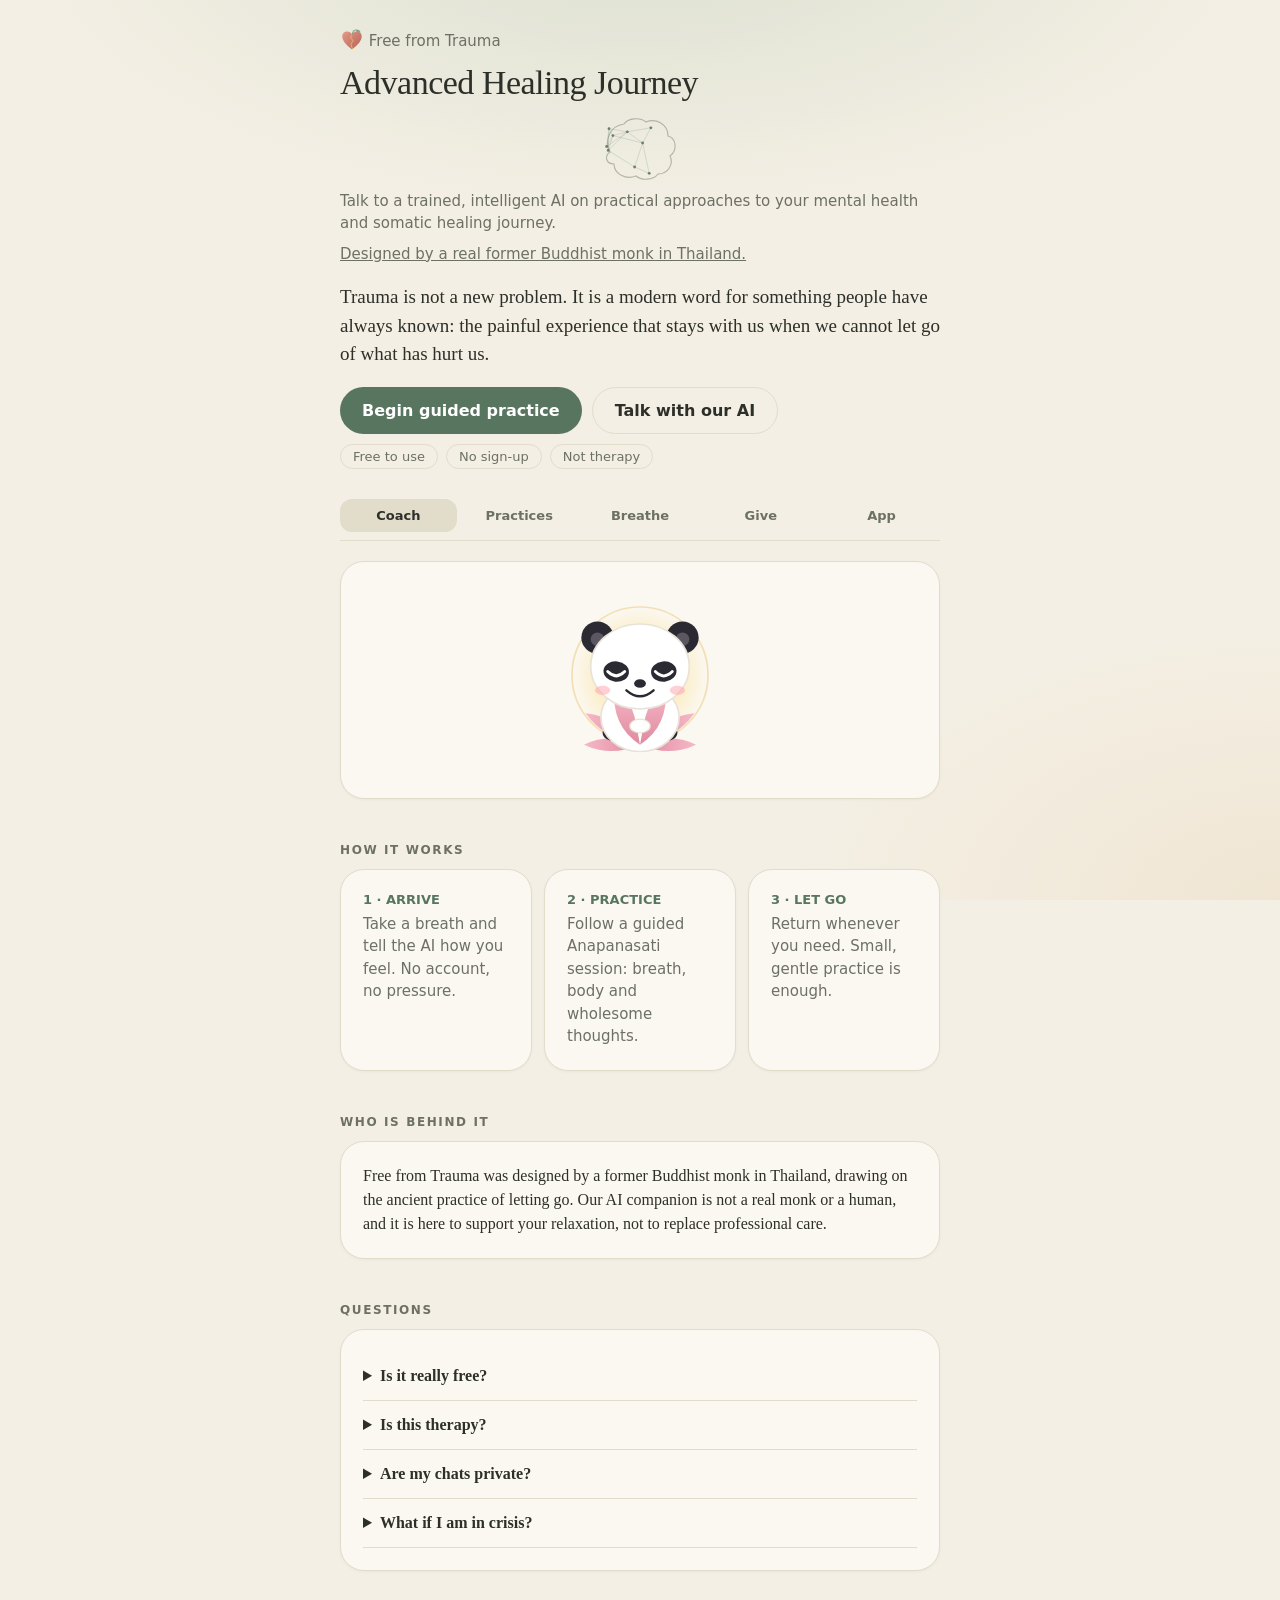
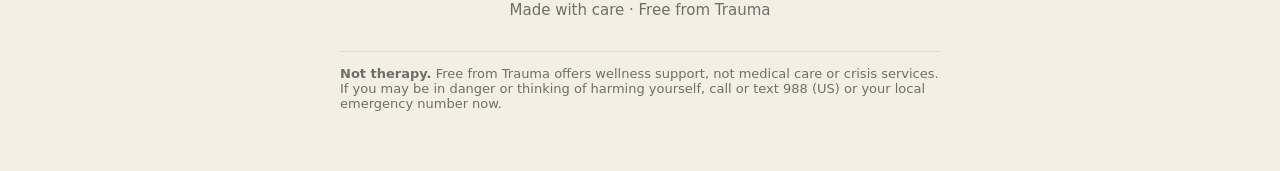
<file: index-5.html>
<!DOCTYPE html>
<html lang="en"><head><meta charset="utf-8">
<meta name="viewport" content="width=device-width, initial-scale=1, viewport-fit=cover">
<link rel="icon" href="[data-uri]">
<meta name="description" content="Free from Trauma: Eastern wisdom meets modern science. Gentle guided Anapanasati, mindfulness and letting go, with a gentle AI companion. Free, no sign-up.">
<title>Free from Trauma</title>
<style>
:root{box-sizing:border-box;padding-top:env(safe-area-inset-top,0px);padding-bottom:env(safe-area-inset-bottom,0px);--bg:#f4efe4;--card:#fbf8f1;--ink:#2d2f29;--mute:#6c7065;--acc:#587560;--acc2:#587560;--line:#e2dccb}
html{scroll-padding-top:env(safe-area-inset-top,0px)}
@media (prefers-color-scheme:dark){:root:not([data-theme="light"]){--bg:#161a18;--card:#1e2321;--ink:#ecefe9;--mute:#9aa39d;--acc:#5f8178;--acc2:#5f8178;--line:#2c322f}}
:root[data-theme="dark"]{--bg:#161a18;--card:#1e2321;--ink:#ecefe9;--mute:#9aa39d;--acc:#5f8178;--acc2:#5f8178;--line:#2c322f}
*{box-sizing:border-box}
body{margin:0;background:var(--bg);color:var(--ink);font:16px/1.5 Georgia,'Times New Roman',serif}
main{max-width:640px;margin:0 auto;padding:20px 16px 40px}
h1{font-size:30px;margin:8px 0 4px;letter-spacing:-.5px}
h2{font-size:20px;margin:28px 0 10px}
p{margin:0 0 10px}.sub{color:var(--mute);font-family:system-ui,sans-serif;font-size:15px}
.card{background:var(--card);border:1px solid var(--line);border-radius:18px;padding:16px;margin-bottom:12px}
button{font:600 15px system-ui,sans-serif;border:0;border-radius:999px;padding:10px 16px;background:var(--acc);color:#fff;cursor:pointer}
button.ghost{background:transparent;color:var(--ink);border:1px solid var(--line)}
.chips{display:flex;flex-wrap:wrap;gap:8px;margin:10px 0}
.tabs{display:flex;gap:6px;margin:16px 0;position:sticky;top:env(safe-area-inset-top,0px);background:var(--bg);padding:6px 0;z-index:2}
.tabs button{flex:1;background:transparent;color:var(--mute);border:1px solid var(--line)}
.tabs button{padding:9px 2px;font-size:13px}.tabs button.on{background:var(--acc2);color:#fff;border-color:var(--acc2)}
.view{display:none}.view.on{display:block}
#av{display:block;margin:0 auto;width:170px;height:170px}
.orb{transform-origin:100px 100px;animation:br 6s ease-in-out infinite}
@keyframes br{50%{transform:scale(1.05)}}
.glow{transform-box:fill-box;transform-origin:center;animation:gp 6s ease-in-out infinite}
@keyframes gp{0%,100%{opacity:.4;transform:scale(1)}50%{opacity:.9;transform:scale(1.18)}}
.eye{transform-origin:center;transform-box:fill-box;animation:bl 5s infinite}
@keyframes bl{0%,94%,100%{transform:scaleY(1)}97%{transform:scaleY(.1)}}
.talk #mouth{animation:tk .3s infinite alternate}
@keyframes tk{to{transform:scaleY(2.2)}}
#mouth{transform-origin:center;transform-box:fill-box;opacity:0}#smile{transition:opacity .1s}.talk #mouth{opacity:1}.talk #smile{opacity:0}
.log{max-height:300px;overflow-y:auto;font-family:system-ui,sans-serif;font-size:15px}
.m{padding:9px 13px;border-radius:16px;margin:6px 0;max-width:88%}
.m.c{background:var(--line)}.m.u{background:var(--acc2);color:#fff;margin-left:auto}
.row{display:flex;gap:8px}
input{flex:1;font:16px system-ui,sans-serif;padding:10px 14px;border-radius:999px;border:1px solid var(--line);background:var(--bg);color:var(--ink);min-width:0}
#ring{width:170px;height:170px;border-radius:50%;margin:16px auto;background:radial-gradient(circle,var(--acc2),transparent 72%);display:flex;align-items:center;justify-content:center;font:600 18px system-ui,sans-serif;color:var(--ink);transition:transform 4s ease-in-out}
.sos{font:13px system-ui,sans-serif;color:var(--mute);border-top:1px solid var(--line);margin-top:30px;padding-top:14px}
details summary{font-weight:bold;cursor:pointer}
main{padding:28px 20px 60px}
h1{font-size:34px;font-weight:400;line-height:1.15;margin:10px 0 8px}
h2{font-weight:400}
.card{border-radius:24px;padding:22px;margin-bottom:16px;box-shadow:0 1px 3px rgba(0,0,0,.04)}
.tabs{gap:4px;padding:8px 0;border-bottom:1px solid var(--line);margin:22px 0 20px}
.tabs button{border:0;border-radius:12px;background:transparent}
.tabs button.on{background:var(--line);color:var(--ink)}
.m.c{background:var(--bg)}
#stage{margin:0 auto 6px;max-width:320px}
#vid{display:none;width:100%;border-radius:20px;background:#000;aspect-ratio:3/4;object-fit:cover}
.clips{display:flex;flex-wrap:wrap;gap:8px;justify-content:center;margin:8px 0}
.steps{padding-left:20px}.steps li{margin-bottom:10px}
.hi{vertical-align:-6px}
body{background:radial-gradient(900px 420px at 50% -80px,rgba(127,168,138,.22),transparent 70%),radial-gradient(700px 400px at 100% 100%,rgba(214,170,110,.14),transparent 70%),var(--bg);background-attachment:fixed}
.card{background:var(--card)}
.pill{font:13px system-ui,sans-serif;color:var(--mute);border:1px solid var(--line);border-radius:999px;padding:4px 12px}
.cta{display:flex;flex-wrap:wrap;gap:10px;margin:18px 0 6px}
.cta button{padding:13px 22px;font-size:16px}
.sec{font:600 12px system-ui,sans-serif;letter-spacing:1.6px;text-transform:uppercase;color:var(--mute);margin:44px 0 12px}
.grid3{display:grid;grid-template-columns:repeat(auto-fit,minmax(170px,1fr));gap:12px}
.grid3 .card{margin:0}.num{font:600 13px system-ui,sans-serif;color:var(--acc);margin-bottom:6px}
.faq details{border-bottom:1px solid var(--line);padding:12px 0}.faq p{margin:8px 0 0}
</style>
<script
  type="module"
  src="https://16f0d442-b702-4a52-96b8-d52556a14575.search.ai.cloudflare.com/assets/v0.0.25/search-snippet.es.js"
></script>
</head><body>
<svg width="0" height="0" style="position:absolute" aria-hidden="true"><symbol id="hrt" viewBox="0 0 64 64"><defs><linearGradient id="hg" x1="0" y1="0" x2="1" y2="1"><stop offset="0" stop-color="#e59a86"/><stop offset="1" stop-color="#b5615a"/></linearGradient></defs>
<path d="M32 57 C14 43 6 33 6 22 C6 14 12 9 19 9 C25 9 29.5 12.5 32 17 C34.5 12.5 39 9 45 9 C52 9 58 14 58 22 C58 33 50 43 32 57Z" fill="url(#hg)"/>
<path d="M32 17 L28 27 L35 33 L29 43 L33 55" fill="none" stroke="#e8bd5a" stroke-width="2.4" stroke-linecap="round" stroke-linejoin="round"/>
<path d="M32 17 Q33 8 41 5" fill="none" stroke="#5f8b6c" stroke-width="2.2" stroke-linecap="round"/>
<path d="M41 5 Q52 2 55 11 Q45 14 41 5Z" fill="#7fa88a"/><path d="M41 5 Q35 4 33 10 Q39 12 41 5Z" fill="#96bb9f"/></symbol></svg><main>
<div class="sub"><svg class="hi" viewBox="0 0 64 64" width="24" height="24" aria-hidden="true"><use href="#hrt"/></svg> Free from Trauma</div>
<h1>Advanced Healing Journey</h1>
<div style="display:flex;justify-content:center;margin:6px 0 4px">
<svg width="110" height="76" viewBox="0 0 100 76" aria-hidden="true" style="opacity:.9">
<path d="M20,42 C14,30 20,16 34,14 C38,8 50,7 56,12 C66,8 78,14 78,26 C86,28 88,40 80,46 C84,54 78,64 68,64 C64,70 52,71 46,66 C36,70 24,64 24,54 C16,54 14,46 20,42 Z" fill="none" stroke="var(--mute)" stroke-width="1.1" opacity="0.5"/>
<line x1="37.3" y1="21.8" x2="60.9" y2="17.8" stroke="var(--acc)" stroke-width="0.35" opacity="0.55"/><line x1="37.3" y1="21.8" x2="22.9" y2="25.6" stroke="var(--acc)" stroke-width="0.35" opacity="0.55"/><line x1="60.9" y1="17.8" x2="52.6" y2="33.0" stroke="var(--acc)" stroke-width="0.35" opacity="0.55"/><line x1="37.3" y1="21.8" x2="16.7" y2="36.5" stroke="var(--acc)" stroke-width="0.35" opacity="0.55"/><line x1="18.2" y1="40.4" x2="16.7" y2="36.5" stroke="var(--acc)" stroke-width="0.35" opacity="0.55"/><line x1="52.6" y1="33.0" x2="22.9" y2="25.6" stroke="var(--acc)" stroke-width="0.35" opacity="0.55"/><line x1="18.2" y1="40.4" x2="22.9" y2="25.6" stroke="var(--acc)" stroke-width="0.35" opacity="0.55"/><line x1="44.6" y1="57.0" x2="59.2" y2="63.3" stroke="var(--acc)" stroke-width="0.35" opacity="0.55"/><line x1="37.3" y1="21.8" x2="18.2" y2="40.4" stroke="var(--acc)" stroke-width="0.35" opacity="0.55"/><line x1="19.0" y1="18.7" x2="22.9" y2="25.6" stroke="var(--acc)" stroke-width="0.35" opacity="0.55"/><line x1="37.3" y1="21.8" x2="52.6" y2="33.0" stroke="var(--acc)" stroke-width="0.35" opacity="0.55"/><line x1="16.7" y1="36.5" x2="19.0" y2="18.7" stroke="var(--acc)" stroke-width="0.35" opacity="0.55"/><line x1="52.6" y1="33.0" x2="44.6" y2="57.0" stroke="var(--acc)" stroke-width="0.35" opacity="0.55"/><line x1="37.3" y1="21.8" x2="19.0" y2="18.7" stroke="var(--acc)" stroke-width="0.35" opacity="0.55"/><line x1="18.2" y1="40.4" x2="44.6" y2="57.0" stroke="var(--acc)" stroke-width="0.35" opacity="0.55"/><line x1="16.7" y1="36.5" x2="22.9" y2="25.6" stroke="var(--acc)" stroke-width="0.35" opacity="0.55"/><line x1="18.2" y1="40.4" x2="19.0" y2="18.7" stroke="var(--acc)" stroke-width="0.35" opacity="0.55"/><line x1="52.6" y1="33.0" x2="59.2" y2="63.3" stroke="var(--acc)" stroke-width="0.35" opacity="0.55"/>
<circle cx="37.3" cy="21.8" r="1.4" fill="var(--acc)"/><circle cx="60.9" cy="17.8" r="1.4" fill="var(--acc)"/><circle cx="52.6" cy="33.0" r="1.4" fill="var(--acc)"/><circle cx="18.2" cy="40.4" r="1.4" fill="var(--acc)"/><circle cx="16.7" cy="36.5" r="1.4" fill="var(--acc)"/><circle cx="19.0" cy="18.7" r="1.4" fill="var(--acc)"/><circle cx="44.6" cy="57.0" r="1.4" fill="var(--acc)"/><circle cx="22.9" cy="25.6" r="1.4" fill="var(--acc)"/><circle cx="59.2" cy="63.3" r="1.4" fill="var(--acc)"/>
</svg></div>
<p class="sub">Talk to a trained, intelligent AI on practical approaches to your mental health and somatic healing journey.</p>
<p class="sub" style="margin-top:-2px"><a href="about.html" style="color:inherit;text-decoration:underline">Designed by a real former Buddhist monk in Thailand.</a></p>
<div id="hdr" style="margin-top:18px"><p style="font-size:19px;line-height:1.5">Trauma is not a new problem. It is a modern word for something people have always known: the painful experience that stays with us when we cannot let go of what has hurt us.</p></div>
<div class="cta"><button id="c1">Begin guided practice</button><button class="ghost" id="c2">Talk with our AI</button></div>
<div class="chips"><span class="pill">Free to use</span><span class="pill">No sign-up</span><span class="pill">Not therapy</span></div>

<div class="tabs"><button class="on" data-t="coach">Coach</button><button data-t="prac">Practices</button><button data-t="breath">Breathe</button><button data-t="give">Give</button><button data-t="get">App</button></div>

<section class="view on" id="coach">
<div class="card" id="avc">
<div id="stage"><video id="vid" playsinline controls preload="none"></video></div>
<svg id="av" viewBox="0 0 200 200" aria-label="A calm panda sitting cross-legged inside a lotus flower, eyes closed with a soft smile">
<defs>
<radialGradient id="gl2"><stop offset="0" stop-color="#ffd873" stop-opacity=".85"/><stop offset="1" stop-color="#ffd873" stop-opacity="0"/></radialGradient>
<linearGradient id="lp1" x1="0" y1="0" x2="0" y2="1"><stop offset="0" stop-color="#f6b8c6"/><stop offset="1" stop-color="#e08aa0"/></linearGradient>
<linearGradient id="lp2" x1="0" y1="0" x2="0" y2="1"><stop offset="0" stop-color="#fbdbe3"/><stop offset="1" stop-color="#f2b9c9"/></linearGradient>
</defs>
<circle class="glow" cx="100" cy="100" r="80" fill="url(#gl2)"/>
<circle cx="100" cy="100" r="80" fill="none" stroke="#e8b95a" stroke-width="2" opacity=".4"/>
<g class="orb">
<g transform="translate(100,182)">
 <g transform="rotate(-90)"><path d="M0 0 Q-15 -34 0 -66 Q15 -34 0 0 Z" fill="url(#lp1)"/></g>
 <g transform="rotate(-60)"><path d="M0 0 Q-16 -38 0 -74 Q16 -38 0 0 Z" fill="url(#lp1)"/></g>
 <g transform="rotate(-30)"><path d="M0 0 Q-17 -42 0 -80 Q17 -42 0 0 Z" fill="url(#lp1)"/></g>
 <g transform="rotate(0)"><path d="M0 0 Q-18 -44 0 -84 Q18 -44 0 0 Z" fill="url(#lp1)"/></g>
 <g transform="rotate(30)"><path d="M0 0 Q-17 -42 0 -80 Q17 -42 0 0 Z" fill="url(#lp1)"/></g>
 <g transform="rotate(60)"><path d="M0 0 Q-16 -38 0 -74 Q16 -38 0 0 Z" fill="url(#lp1)"/></g>
 <g transform="rotate(90)"><path d="M0 0 Q-15 -34 0 -66 Q15 -34 0 0 Z" fill="url(#lp1)"/></g>
</g>
<g transform="translate(100,182)">
 <g transform="rotate(-75)"><path d="M0 0 Q-10 -24 0 -46 Q10 -24 0 0 Z" fill="url(#lp2)"/></g>
 <g transform="rotate(-45)"><path d="M0 0 Q-11 -27 0 -52 Q11 -27 0 0 Z" fill="url(#lp2)"/></g>
 <g transform="rotate(-15)"><path d="M0 0 Q-12 -29 0 -56 Q12 -29 0 0 Z" fill="url(#lp2)"/></g>
 <g transform="rotate(15)"><path d="M0 0 Q-12 -29 0 -56 Q12 -29 0 0 Z" fill="url(#lp2)"/></g>
 <g transform="rotate(45)"><path d="M0 0 Q-11 -27 0 -52 Q11 -27 0 0 Z" fill="url(#lp2)"/></g>
 <g transform="rotate(75)"><path d="M0 0 Q-10 -24 0 -46 Q10 -24 0 0 Z" fill="url(#lp2)"/></g>
</g>
<ellipse cx="100" cy="176" rx="8" ry="4" fill="#000" opacity=".08"/>
<ellipse cx="70" cy="168" rx="14" ry="10" fill="#2b2a33"/><ellipse cx="130" cy="168" rx="14" ry="10" fill="#2b2a33"/>
<ellipse cx="70" cy="166" rx="7" ry="5" fill="#fff"/><ellipse cx="130" cy="166" rx="7" ry="5" fill="#fff"/>
<ellipse cx="100" cy="150" rx="46" ry="40" fill="#fff" stroke="#e8e2d8" stroke-width="2"/>
<g transform="translate(100,182)">
 <path d="M0 0 Q-34 -22 -30 -66 Q-8 -54 -3 -16 Z" fill="url(#lp1)"/>
 <path d="M0 0 Q34 -22 30 -66 Q8 -54 3 -16 Z" fill="url(#lp1)"/>
</g>
<ellipse cx="100" cy="160" rx="12" ry="8" fill="#fff" stroke="#e8e2d8" stroke-width="1.5"/>
<circle cx="50" cy="56" r="19" fill="#2b2a33"/><circle cx="150" cy="56" r="19" fill="#2b2a33"/>
<circle cx="50" cy="58" r="8" fill="#5a5763"/><circle cx="150" cy="58" r="8" fill="#5a5763"/>
<ellipse cx="100" cy="90" rx="58" ry="50" fill="#fff" stroke="#e8e2d8" stroke-width="2"/>
<ellipse cx="72" cy="96" rx="15" ry="12" fill="#2b2a33" transform="rotate(6 72 96)"/><ellipse cx="128" cy="96" rx="15" ry="12" fill="#2b2a33" transform="rotate(-6 128 96)"/>
<g class="eye"><path d="M62 96 Q72 106 82 96" fill="none" stroke="#fff" stroke-width="3.4" stroke-linecap="round"/><path d="M118 96 Q128 106 138 96" fill="none" stroke="#fff" stroke-width="3.4" stroke-linecap="round"/></g>
<ellipse cx="56" cy="118" rx="9" ry="5.5" fill="#ff9fa8" opacity=".5"/><ellipse cx="144" cy="118" rx="9" ry="5.5" fill="#ff9fa8" opacity=".5"/>
<ellipse cx="100" cy="110" rx="7" ry="5" fill="#2b2a33"/>
<path id="smile" d="M84 118 Q100 132 116 118" fill="none" stroke="#2b2a33" stroke-width="2.8" stroke-linecap="round"/>
<ellipse id="mouth" cx="100" cy="122" rx="6" ry="2.4" fill="#8a3b3b"/>
</g></svg>
<div class="clips" id="clips"></div>
<chat-page-snippet
  api-url="https://16f0d442-b702-4a52-96b8-d52556a14575.search.ai.cloudflare.com/"
  placeholder="How are you feeling?"
>
</chat-page-snippet>
</div>
</section>

<section class="view" id="prac">
<div class="card" style="text-align:center"><h2 style="margin-top:0">Guided Anapanasati</h2>
<p class="sub">You’ll be guided step by step, with pauses.</p>
<div class="chips" style="justify-content:center"><button data-g="1">Guided · 5 min</button><button class="ghost" data-g="2">Guided · 10 min</button></div>
<div id="gt" style="font-size:20px;line-height:1.5;min-height:110px;display:flex;align-items:center;justify-content:center;padding:8px 4px">Ready when you are.</div>
<div style="height:4px;background:var(--line);border-radius:4px;margin:6px 0 14px"><div id="gp" style="height:4px;width:0;background:var(--acc);border-radius:4px;transition:width 1s"></div></div>
<button id="gpause" class="ghost" style="display:none">Pause</button> <button id="gstop" class="ghost" style="display:none">Stop</button>
<p class="sub" style="margin-top:12px"><label><input type="checkbox" id="gv" checked style="flex:none"> Speak the guidance aloud</label></p></div>
<div class="card"><h2 style="margin-top:0">Anapanasati</h2>
<p class="sub">Mindfulness of breathing, joined with wholesome thoughts.</p>
<ol class="sub steps">
<li><b>Settle.</b> Sit or lie down and make your body as comfortable as you can. Adjust whenever you need to.</li>
<li><b>Know the breath.</b> Notice the breath going in and out, wherever you feel it most easily. Don't control it.</li>
<li><b>Soften the body.</b> Let each out-breath release a little tension.</li>
<li><b>Bring a wholesome thought.</b> Kindness, gratitude, or a wish to cause no harm. Let it rest alongside the breath.</li>
<li><b>Notice the effect.</b> See how the thought changes the body and mind: warmth, gladness, ease. Let that gently grow.</li>
<li><b>When troubled thoughts come,</b> don't fight them. Return to the breath and the wholesome thought.</li>
<li><b>Finish slowly.</b> Take a few natural breaths, then open your eyes.</li>
</ol>
<p class="sub">If the breath feels uncomfortable, rest attention on your feet or hands instead.</p>
<div class="chips"><button class="ghost" data-m="5">5 min</button><button class="ghost" data-m="10">10 min</button><button class="ghost" data-m="15">15 min</button></div>
<div id="tm" style="font-size:34px;text-align:center;margin:8px 0;min-height:44px"></div></div>
<p class="sub">Go slowly. If any practice feels overwhelming, stop, open your eyes, and orient to the room.</p>
</section>

<section class="view" id="breath">
<div class="card" style="text-align:center"><p class="sub">Box breathing: in 4 · hold 4 · out 4 · hold 4</p>
<div id="ring">Ready</div><button id="bgo">Begin</button></div>
</section>

<section class="view" id="give">
<div class="card" style="text-align:center"><h2 style="margin-top:0">Healing should never have a price tag <svg class="hi" viewBox="0 0 64 64" width="24" height="24" aria-hidden="true"><use href="#hrt"/></svg></h2>
<p class="sub">Everything here is free. If it helps you, a gift of any size keeps it free for the next person. Give what feels right, or nothing at all.</p>
<div class="chips" id="amts" style="justify-content:center"></div>
<button id="dgo">Donate once</button> <button id="pgo" class="ghost">Support monthly on Patreon</button>
<p class="sub" id="dmsg" style="margin-top:12px"></p></div>
<p class="sub">Donations are voluntary and not required to use any part of the app.</p>
</section>

<section class="view" id="get">
<div class="card"><h2 style="margin-top:0">On your phone</h2><p class="sub">Open this page in Chrome on Android, tap ⋮ then “Add to Home screen” to use it like an app.</p></div>
<div class="card"><h2 style="margin-top:0">Play Store</h2><p class="sub">This page can be wrapped as an Android app (a Trusted Web Activity) and submitted through a Google Play developer account. Health-focused apps need a privacy policy and clear disclaimers.</p></div>
</section>

<div class="sec">How it works</div>
<div class="grid3">
<div class="card"><div class="num">1 · ARRIVE</div><p class="sub" style="margin:0">Take a breath and tell the AI how you feel. No account, no pressure.</p></div>
<div class="card"><div class="num">2 · PRACTICE</div><p class="sub" style="margin:0">Follow a guided Anapanasati session: breath, body and wholesome thoughts.</p></div>
<div class="card"><div class="num">3 · LET GO</div><p class="sub" style="margin:0">Return whenever you need. Small, gentle practice is enough.</p></div>
</div>
<div class="sec">Who is behind it</div>
<div class="card"><p style="margin:0">Free from Trauma was designed by a former Buddhist monk in Thailand, drawing on the ancient practice of letting go. Our AI companion is not a real monk or a human, and it is here to support your relaxation, not to replace professional care.</p></div>
<div class="sec">Questions</div>
<div class="card faq">
<details><summary>Is it really free?</summary><p class="sub">Yes. Everything is free. Donations are optional and simply keep it free for others.</p></details>
<details><summary>Is this therapy?</summary><p class="sub">No. It is wellness support for relaxation and letting go. It is not medical care or a crisis service.</p></details>
<details><summary>Are my chats private?</summary><p class="sub">We don't ask for your name or an account. The AI's replies are generated automatically, so please avoid sharing names or identifying details.</p></details>
<details><summary>What if I am in crisis?</summary><p class="sub">Call or text 988 (US) or your local emergency number now. You deserve live human support.</p></details>
</div>
<p class="sub" style="text-align:center;margin-top:28px">Made with care · Free from Trauma</p>
<div class="sos"><b>Not therapy.</b> Free from Trauma offers wellness support, not medical care or crisis services. If you may be in danger or thinking of harming yourself, call or text 988 (US) or your local emergency number now.</div>
</main>
<script>
const $=id=>document.getElementById(id);
document.querySelectorAll('.tabs button').forEach(b=>b.onclick=()=>{
 document.querySelectorAll('.tabs button').forEach(x=>x.classList.toggle('on',x===b));
 document.querySelectorAll('.view').forEach(v=>v.classList.toggle('on',v.id===b.dataset.t));});
let run=0,tm;const P=[["Breathe in",4],["Hold",4],["Breathe out",4],["Hold",4]];
$('bgo').onclick=()=>{if(run){run=0;clearTimeout(tm);$('ring').textContent='Ready';$('ring').style.transform='';$('bgo').textContent='Begin';return}
 run=1;$('bgo').textContent='Stop';let i=0;(function s(){if(!run)return;const[p,n]=P[i%4];$('ring').textContent=p;
 if(i%4==0)$('ring').style.transform='scale(1.35)';if(i%4==2)$('ring').style.transform='scale(1)';i++;tm=setTimeout(s,n*1000)})()};

const PATREON_URL="";/* paste your Patreon page link here */
const DONATE_URL="";/* paste your Stripe / PayPal.me / Ko-fi / Buy Me a Coffee link here */
let amt=10;
[5,10,25,50].forEach(a=>{const b=document.createElement('button');b.className='ghost';b.textContent='$'+a;b.dataset.a=a;b.onclick=()=>{amt=a;document.querySelectorAll('#amts button').forEach(x=>x.style.outline=x===b?'2px solid var(--acc)':'')};if(a===amt)b.style.outline='2px solid var(--acc)';$('amts').appendChild(b)});
$('dgo').onclick=()=>{if(!DONATE_URL){$('dmsg').textContent='Donations open soon. Thank you for your kindness 💛';return}
 let u=DONATE_URL;if(/paypal\.me/i.test(u))u=u.replace(/\/$/,'')+'/'+amt;window.open(u,'_blank','noopener')};
$('pgo').onclick=()=>{if(!PATREON_URL){$('dmsg').textContent='Patreon opens soon. Thank you for your kindness 💛';return}window.open(PATREON_URL,'_blank','noopener')};
const CLIPS=[/* add your monk videos, e.g. {t:"Welcome",u:"videos/welcome.mp4"},{t:"Calming breath",u:"videos/breath.mp4"} */];
const showAv=()=>{$('vid').style.display='none';$('av').style.display='block'};
CLIPS.forEach(c=>{const b=document.createElement('button');b.className='ghost';b.textContent='\u25B6 '+c.t;b.onclick=()=>{const v=$('vid');v.src=c.u;v.style.display='block';$('av').style.display='none';v.play().catch(()=>{})};$('clips').appendChild(b)});
$('vid').onerror=showAv;$('vid').onended=showAv;
let tI;document.querySelectorAll('#prac [data-m]').forEach(b=>b.onclick=()=>{clearInterval(tI);let n=b.dataset.m*60;const t=$('tm');const f=()=>{t.textContent=Math.floor(n/60)+':'+String(n%60).padStart(2,'0')};f();tI=setInterval(()=>{n--;if(n<=0){clearInterval(tI);t.textContent='Slowly open your eyes \uD83D\uDE4F';return}f()},1000)});
const G=[["Find a comfortable position. Let your body be supported, and adjust anything that feels tight.",12],["Close your eyes, or rest your gaze softly downward. There is nothing to achieve. You are only here.",10],["Take a natural breath in... and let it go.",10],["Now simply know the breath. When it is long, know it is long. When it is short, know it is short.",25],["Notice where the breath is clearest: the nose, the chest, or the belly. Let your attention rest there.",25],["As you breathe out, let the body soften a little. Shoulders, jaw, hands.",25],["Now bring to mind something wholesome. A moment of kindness. Gratitude for something good. A wish to cause no harm. Let it rest alongside the breath.",30],["Notice how the body and mind respond. Perhaps warmth, gladness, or ease. Let that feeling grow gently with each breath.",40],["If a troubling thought comes, there is no need to fight it. Kindly return to the breath, and to the wholesome thought.",30],["Stay with the breath, and the ease it brings.",40],["Slowly let go of the practice. Take a few natural breaths, and feel the body resting.",15],["When you are ready, open your eyes. Thank yourself for taking this time.",8]];
let gi=0,gT,gM=1,gOn=false,gPs=false;const SS=window.speechSynthesis;
function gSay(t){$('gt').textContent=t;if($('gv').checked&&SS){SS.cancel();const u=new SpeechSynthesisUtterance(t);u.rate=.85;u.pitch=.9;SS.speak(u)}}
function gStep(){if(!gOn)return;if(gi>=G.length){gStop(true);return}const g=G[gi];gSay(g[0]);$('gp').style.width=(gi/G.length*100)+'%';gi++;gT=setTimeout(gStep,(g[1]*gM+4)*1000)}
function gStop(done){gOn=false;clearTimeout(gT);if(SS)SS.cancel();$('gpause').style.display='none';$('gstop').style.display='none';$('gt').textContent=done?'Session complete \uD83D\uDE4F':'Ready when you are.';$('gp').style.width=done?'100%':'0'}
document.querySelectorAll('[data-g]').forEach(b=>b.onclick=()=>{gStop();gM=+b.dataset.g;gi=0;gOn=true;gPs=false;$('gpause').style.display='';$('gstop').style.display='';$('gpause').textContent='Pause';gStep()});
$('gstop').onclick=()=>gStop();
$('gpause').onclick=()=>{if(!gOn)return;if(!gPs){gPs=true;clearTimeout(gT);if(SS)SS.pause();$('gpause').textContent='Resume'}else{gPs=false;if(SS)SS.resume();gT=setTimeout(gStep,3000);$('gpause').textContent='Pause'}};
document.querySelectorAll('.tabs button').forEach(b=>b.addEventListener('click',()=>{if(gOn&&b.dataset.t!=='prac')gStop()}));
$('c1').onclick=()=>{document.querySelector('[data-t=prac]').click();$('prac').scrollIntoView({behavior:'smooth'})};
$('c2').onclick=()=>{document.querySelector('[data-t=coach]').click();$('coach').scrollIntoView({behavior:'smooth'})};
</script></body></html>
</file>
